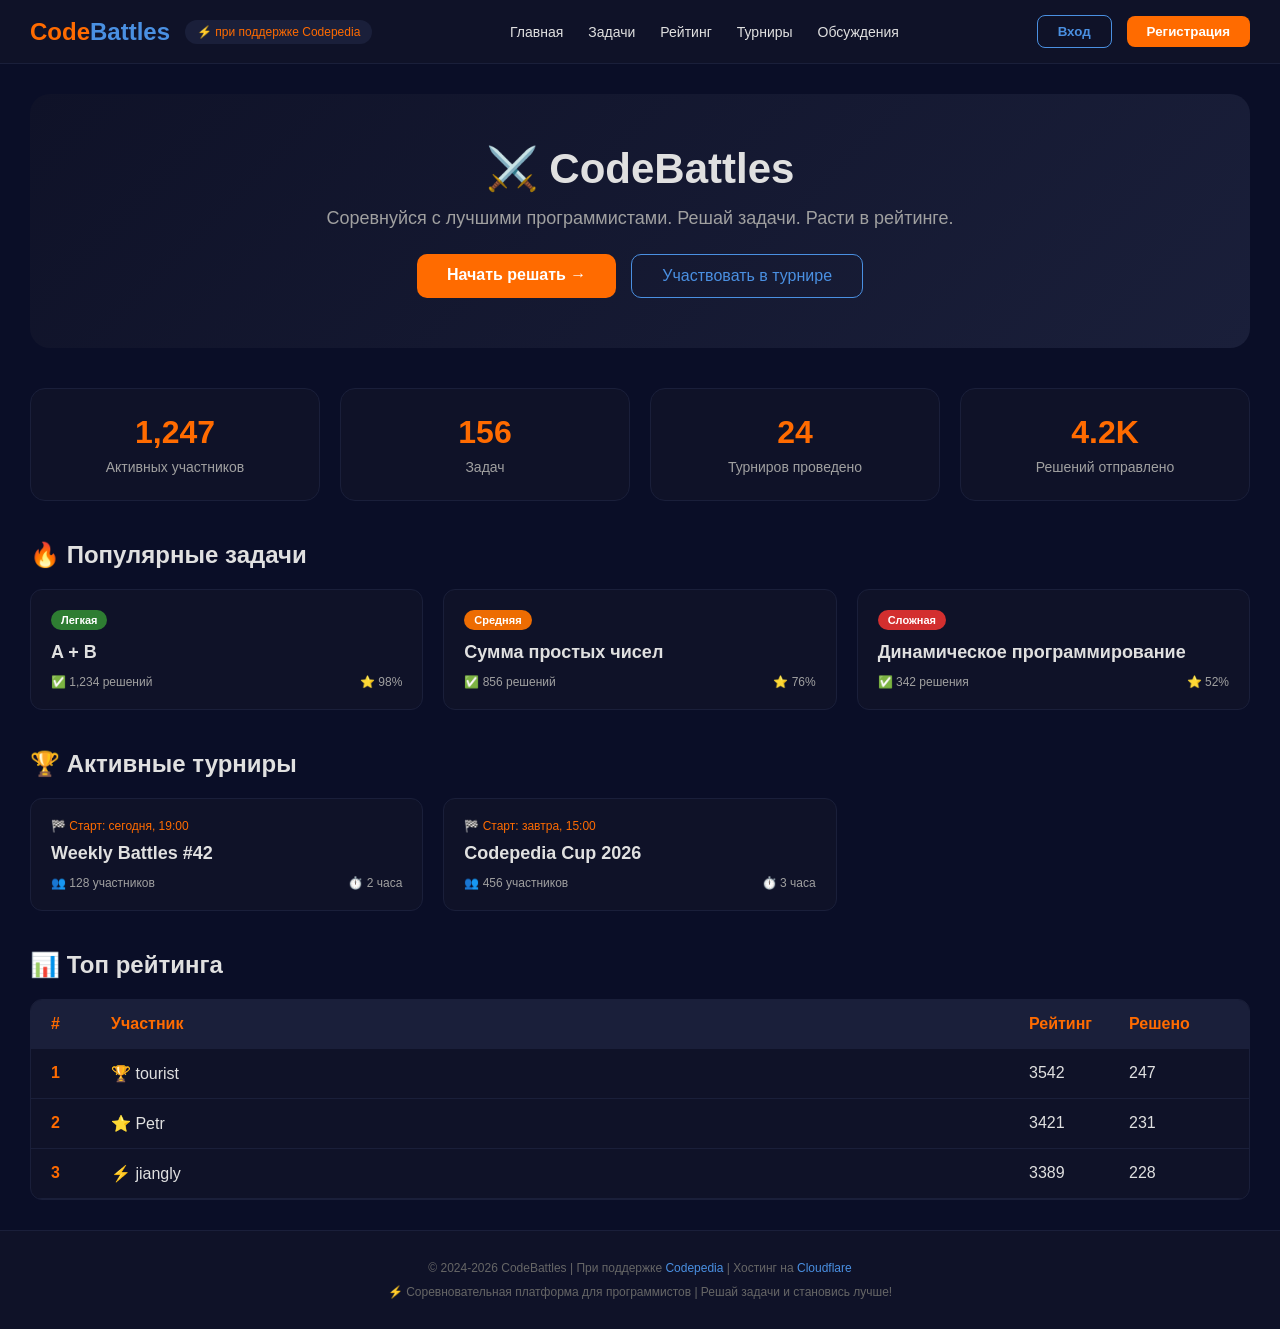
<file: index.html>
<!DOCTYPE html>
<html lang="ru">
<head>
    <meta charset="UTF-8">
    <meta name="viewport" content="width=device-width, initial-scale=1.0">
    <title>CodeBattles — соревнования по программированию</title>
    <link rel="stylesheet" href="style.css">
    <style>
        * {
            margin: 0;
            padding: 0;
            box-sizing: border-box;
        }

        body {
            font-family: -apple-system, BlinkMacSystemFont, 'Segoe UI', 'Roboto', sans-serif;
            background: #0a0e27;
            color: #e0e0e0;
        }

        /* Шапка */
        .header {
            background: #0f1228;
            border-bottom: 1px solid #1a1f3a;
            padding: 15px 30px;
            display: flex;
            justify-content: space-between;
            align-items: center;
            flex-wrap: wrap;
        }

        .logo {
            display: flex;
            align-items: center;
            gap: 15px;
        }

        .logo h1 {
            font-size: 24px;
            color: #ff6b00;
        }

        .logo span {
            color: #4a90e2;
        }

        .codepedia-badge {
            background: #1a1f3a;
            padding: 5px 12px;
            border-radius: 20px;
            font-size: 12px;
            color: #ff6b00;
        }

        .nav-links {
            display: flex;
            gap: 25px;
        }

        .nav-links a {
            color: #e0e0e0;
            text-decoration: none;
            font-size: 14px;
            transition: color 0.2s;
        }

        .nav-links a:hover {
            color: #ff6b00;
        }

        .user-menu {
            display: flex;
            align-items: center;
            gap: 15px;
        }

        .login-btn, .register-btn {
            padding: 8px 20px;
            border-radius: 8px;
            cursor: pointer;
            font-weight: bold;
        }

        .login-btn {
            background: transparent;
            border: 1px solid #4a90e2;
            color: #4a90e2;
        }

        .register-btn {
            background: #ff6b00;
            border: none;
            color: white;
        }

        /* Основной контент */
        .container {
            max-width: 1400px;
            margin: 0 auto;
            padding: 30px;
        }

        /* Герой-секция */
        .hero {
            background: linear-gradient(135deg, #0f1228 0%, #1a1f3a 100%);
            border-radius: 20px;
            padding: 50px;
            margin-bottom: 40px;
            text-align: center;
        }

        .hero h2 {
            font-size: 42px;
            margin-bottom: 15px;
        }

        .hero p {
            font-size: 18px;
            color: #a0a0a0;
            margin-bottom: 25px;
        }

        .hero-buttons {
            display: flex;
            gap: 15px;
            justify-content: center;
        }

        .btn-primary {
            background: #ff6b00;
            color: white;
            padding: 12px 30px;
            border-radius: 10px;
            text-decoration: none;
            font-weight: bold;
        }

        .btn-secondary {
            background: transparent;
            border: 1px solid #4a90e2;
            color: #4a90e2;
            padding: 12px 30px;
            border-radius: 10px;
            text-decoration: none;
        }

        /* Статистика */
        .stats {
            display: grid;
            grid-template-columns: repeat(4, 1fr);
            gap: 20px;
            margin-bottom: 40px;
        }

        .stat-card {
            background: #0f1228;
            border-radius: 15px;
            padding: 25px;
            text-align: center;
            border: 1px solid #1a1f3a;
        }

        .stat-number {
            font-size: 32px;
            font-weight: bold;
            color: #ff6b00;
        }

        .stat-label {
            font-size: 14px;
            color: #a0a0a0;
            margin-top: 8px;
        }

        /* Секции */
        .section-title {
            font-size: 24px;
            margin-bottom: 20px;
            display: flex;
            align-items: center;
            gap: 10px;
        }

        .problems-grid, .contests-grid {
            display: grid;
            grid-template-columns: repeat(auto-fill, minmax(300px, 1fr));
            gap: 20px;
            margin-bottom: 40px;
        }

        .problem-card, .contest-card {
            background: #0f1228;
            border-radius: 12px;
            padding: 20px;
            border: 1px solid #1a1f3a;
            transition: transform 0.2s, border-color 0.2s;
        }

        .problem-card:hover, .contest-card:hover {
            transform: translateY(-2px);
            border-color: #ff6b00;
        }

        .problem-difficulty {
            display: inline-block;
            padding: 4px 10px;
            border-radius: 20px;
            font-size: 11px;
            font-weight: bold;
            margin-bottom: 12px;
        }

        .difficulty-easy { background: #2e7d32; color: #fff; }
        .difficulty-medium { background: #ed6c02; color: #fff; }
        .difficulty-hard { background: #d32f2f; color: #fff; }

        .problem-title {
            font-size: 18px;
            font-weight: bold;
            margin-bottom: 8px;
        }

        .problem-stats {
            font-size: 12px;
            color: #a0a0a0;
            margin-top: 12px;
            display: flex;
            justify-content: space-between;
        }

        .contest-date {
            font-size: 12px;
            color: #ff6b00;
            margin-bottom: 10px;
        }

        /* Подвал */
        .footer {
            background: #0f1228;
            border-top: 1px solid #1a1f3a;
            padding: 30px;
            text-align: center;
            font-size: 12px;
            color: #666;
        }

        .footer a {
            color: #4a90e2;
            text-decoration: none;
        }

        @media (max-width: 768px) {
            .header {
                flex-direction: column;
                gap: 15px;
            }
            .stats {
                grid-template-columns: repeat(2, 1fr);
            }
            .hero h2 {
                font-size: 28px;
            }
        }
    </style>
</head>
<body>
    <div class="header">
        <div class="logo">
            <h1>Code<span style="color:#4a90e2">Battles</span></h1>
            <div class="codepedia-badge">⚡ при поддержке Codepedia</div>
        </div>
        <div class="nav-links">
            <a href="index.html">Главная</a>
            <a href="problems.html">Задачи</a>
            <a href="standings.html">Рейтинг</a>
            <a href="contest.html">Турниры</a>
            <a href="discuss.html">Обсуждения</a>
        </div>
        <div class="user-menu" id="userMenu">
            <button class="login-btn" onclick="window.location.href='#login'">Вход</button>
            <button class="register-btn" onclick="window.location.href='#register'">Регистрация</button>
        </div>
    </div>

    <div class="container">
        <!-- Герой-секция -->
        <div class="hero">
            <h2>⚔️ CodeBattles</h2>
            <p>Соревнуйся с лучшими программистами. Решай задачи. Расти в рейтинге.</p>
            <div class="hero-buttons">
                <a href="problems.html" class="btn-primary">Начать решать →</a>
                <a href="contest.html" class="btn-secondary">Участвовать в турнире</a>
            </div>
        </div>

        <!-- Статистика -->
        <div class="stats">
            <div class="stat-card">
                <div class="stat-number">1,247</div>
                <div class="stat-label">Активных участников</div>
            </div>
            <div class="stat-card">
                <div class="stat-number">156</div>
                <div class="stat-label">Задач</div>
            </div>
            <div class="stat-card">
                <div class="stat-number">24</div>
                <div class="stat-label">Турниров проведено</div>
            </div>
            <div class="stat-card">
                <div class="stat-number">4.2K</div>
                <div class="stat-label">Решений отправлено</div>
            </div>
        </div>

        <!-- Популярные задачи -->
        <h2 class="section-title">🔥 Популярные задачи</h2>
        <div class="problems-grid">
            <div class="problem-card">
                <span class="problem-difficulty difficulty-easy">Легкая</span>
                <div class="problem-title">A + B</div>
                <div class="problem-stats">
                    <span>✅ 1,234 решений</span>
                    <span>⭐ 98%</span>
                </div>
            </div>
            <div class="problem-card">
                <span class="problem-difficulty difficulty-medium">Средняя</span>
                <div class="problem-title">Сумма простых чисел</div>
                <div class="problem-stats">
                    <span>✅ 856 решений</span>
                    <span>⭐ 76%</span>
                </div>
            </div>
            <div class="problem-card">
                <span class="problem-difficulty difficulty-hard">Сложная</span>
                <div class="problem-title">Динамическое программирование</div>
                <div class="problem-stats">
                    <span>✅ 342 решения</span>
                    <span>⭐ 52%</span>
                </div>
            </div>
        </div>

        <!-- Активные турниры -->
        <h2 class="section-title">🏆 Активные турниры</h2>
        <div class="contests-grid">
            <div class="contest-card">
                <div class="contest-date">🏁 Старт: сегодня, 19:00</div>
                <div class="problem-title">Weekly Battles #42</div>
                <div class="problem-stats">
                    <span>👥 128 участников</span>
                    <span>⏱️ 2 часа</span>
                </div>
            </div>
            <div class="contest-card">
                <div class="contest-date">🏁 Старт: завтра, 15:00</div>
                <div class="problem-title">Codepedia Cup 2026</div>
                <div class="problem-stats">
                    <span>👥 456 участников</span>
                    <span>⏱️ 3 часа</span>
                </div>
            </div>
        </div>

        <!-- Топ рейтинга -->
        <h2 class="section-title">📊 Топ рейтинга</h2>
        <style>
            .ranking-table {
                background: #0f1228;
                border-radius: 12px;
                overflow: hidden;
                border: 1px solid #1a1f3a;
            }
            .ranking-row {
                display: grid;
                grid-template-columns: 60px 1fr 100px 100px;
                padding: 15px 20px;
                border-bottom: 1px solid #1a1f3a;
            }
            .ranking-header {
                background: #1a1f3a;
                font-weight: bold;
                color: #ff6b00;
            }
            .ranking-rank {
                font-weight: bold;
                color: #ff6b00;
            }
        </style>
        <div class="ranking-table">
            <div class="ranking-row ranking-header">
                <div>#</div>
                <div>Участник</div>
                <div>Рейтинг</div>
                <div>Решено</div>
            </div>
            <div class="ranking-row">
                <div class="ranking-rank">1</div>
                <div>🏆 tourist</div>
                <div>3542</div>
                <div>247</div>
            </div>
            <div class="ranking-row">
                <div class="ranking-rank">2</div>
                <div>⭐ Petr</div>
                <div>3421</div>
                <div>231</div>
            </div>
            <div class="ranking-row">
                <div class="ranking-rank">3</div>
                <div>⚡ jiangly</div>
                <div>3389</div>
                <div>228</div>
            </div>
        </div>
    </div>

    <div class="footer">
        <p>© 2024-2026 CodeBattles | При поддержке <a href="#">Codepedia</a> | Хостинг на <a href="#">Cloudflare</a></p>
        <p style="margin-top: 10px;">⚡ Соревновательная платформа для программистов | Решай задачи и становись лучше!</p>
    </div>

    <script>
        // Проверка авторизации
        const token = localStorage.getItem('cb_token');
        if (token) {
            const userMenu = document.getElementById('userMenu');
            const username = localStorage.getItem('cb_username');
            userMenu.innerHTML = `
                <span style="color:#4a90e2">👤 ${username}</span>
                <button class="login-btn" onclick="logout()">Выйти</button>
            `;
        }

        function logout() {
            localStorage.removeItem('cb_token');
            localStorage.removeItem('cb_username');
            window.location.reload();
        }
    </script>
</body>
</html>
</file>
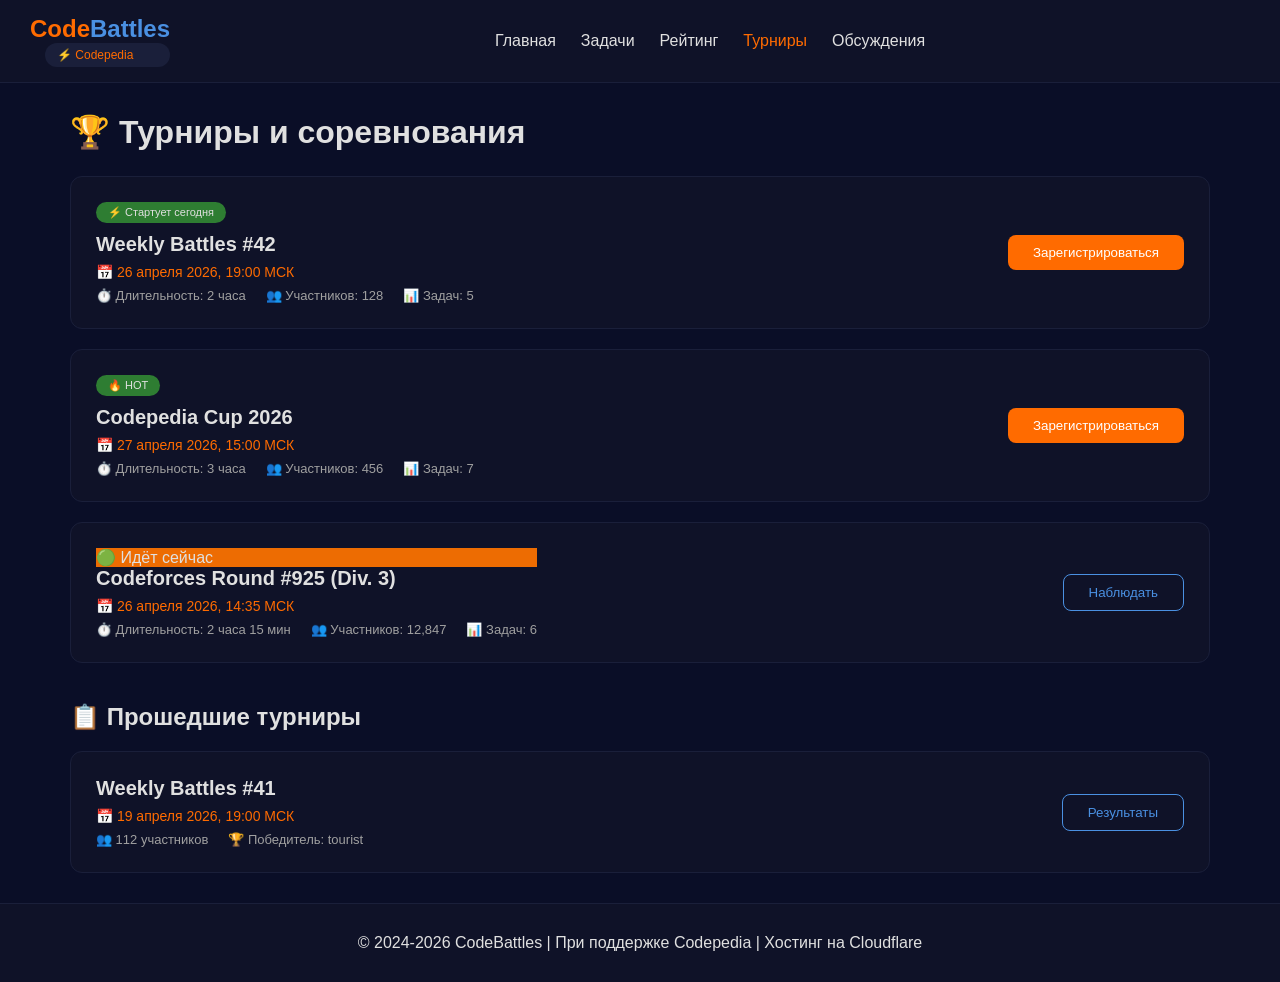
<file: contest.html>
<!DOCTYPE html>
<html lang="ru">
<head>
    <meta charset="UTF-8">
    <meta name="viewport" content="width=device-width, initial-scale=1.0">
    <title>Турниры — CodeBattles</title>
    <link rel="stylesheet" href="style.css">
    <style>
        * { margin: 0; padding: 0; box-sizing: border-box; }
        body { font-family: -apple-system, BlinkMacSystemFont, 'Segoe UI', 'Roboto', sans-serif; background: #0a0e27; color: #e0e0e0; }
        
        .header {
            background: #0f1228;
            border-bottom: 1px solid #1a1f3a;
            padding: 15px 30px;
            display: flex;
            justify-content: space-between;
            align-items: center;
        }
        .logo h1 { font-size: 24px; color: #ff6b00; }
        .nav-links { display: flex; gap: 25px; }
        .nav-links a { color: #e0e0e0; text-decoration: none; }
        .nav-links a.active { color: #ff6b00; }
        
        .container { max-width: 1200px; margin: 0 auto; padding: 30px; }
        
        .contests-list {
            display: flex;
            flex-direction: column;
            gap: 20px;
        }
        
        .contest-card {
            background: #0f1228;
            border-radius: 12px;
            padding: 25px;
            border: 1px solid #1a1f3a;
            display: flex;
            justify-content: space-between;
            align-items: center;
            flex-wrap: wrap;
            gap: 20px;
        }
        
        .contest-info h3 {
            font-size: 20px;
            margin-bottom: 8px;
        }
        
        .contest-date {
            color: #ff6b00;
            font-size: 14px;
            margin-bottom: 8px;
        }
        
        .contest-stats {
            display: flex;
            gap: 20px;
            font-size: 13px;
            color: #a0a0a0;
        }
        
        .contest-actions {
            display: flex;
            gap: 10px;
        }
        
        .btn-register {
            background: #ff6b00;
            color: white;
            border: none;
            padding: 10px 25px;
            border-radius: 8px;
            cursor: pointer;
        }
        
        .btn-spectate {
            background: transparent;
            border: 1px solid #4a90e2;
            color: #4a90e2;
            padding: 10px 25px;
            border-radius: 8px;
            cursor: pointer;
        }
        
        .footer {
            background: #0f1228;
            border-top: 1px solid #1a1f3a;
            padding: 30px;
            text-align: center;
        }
        
        .upcoming-badge {
            background: #2e7d32;
            padding: 4px 12px;
            border-radius: 20px;
            font-size: 11px;
            display: inline-block;
            margin-bottom: 10px;
        }
        
        .ongoing-badge {
            background: #ed6c02;
        }
    </style>
</head>
<body>
    <div class="header">
        <div class="logo">
            <h1>Code<span style="color:#4a90e2">Battles</span></h1>
            <div class="codepedia-badge" style="margin-left: 15px;">⚡ Codepedia</div>
        </div>
        <div class="nav-links">
            <a href="index.html">Главная</a>
            <a href="problems.html">Задачи</a>
            <a href="standings.html">Рейтинг</a>
            <a href="contest.html" class="active">Турниры</a>
            <a href="discuss.html">Обсуждения</a>
        </div>
        <div id="userMenu"></div>
    </div>

    <div class="container">
        <h1 style="margin-bottom: 25px;">🏆 Турниры и соревнования</h1>
        
        <div class="contests-list">
            <div class="contest-card">
                <div class="contest-info">
                    <div class="upcoming-badge">⚡ Стартует сегодня</div>
                    <h3>Weekly Battles #42</h3>
                    <div class="contest-date">📅 26 апреля 2026, 19:00 МСК</div>
                    <div class="contest-stats">
                        <span>⏱️ Длительность: 2 часа</span>
                        <span>👥 Участников: 128</span>
                        <span>📊 Задач: 5</span>
                    </div>
                </div>
                <div class="contest-actions">
                    <button class="btn-register">Зарегистрироваться</button>
                </div>
            </div>
            
            <div class="contest-card">
                <div class="contest-info">
                    <div class="upcoming-badge">🔥 HOT</div>
                    <h3>Codepedia Cup 2026</h3>
                    <div class="contest-date">📅 27 апреля 2026, 15:00 МСК</div>
                    <div class="contest-stats">
                        <span>⏱️ Длительность: 3 часа</span>
                        <span>👥 Участников: 456</span>
                        <span>📊 Задач: 7</span>
                    </div>
                </div>
                <div class="contest-actions">
                    <button class="btn-register">Зарегистрироваться</button>
                </div>
            </div>
            
            <div class="contest-card">
                <div class="contest-info">
                    <div class="ongoing-badge upgoing-badge" style="background:#ed6c02">🟢 Идёт сейчас</div>
                    <h3>Codeforces Round #925 (Div. 3)</h3>
                    <div class="contest-date">📅 26 апреля 2026, 14:35 МСК</div>
                    <div class="contest-stats">
                        <span>⏱️ Длительность: 2 часа 15 мин</span>
                        <span>👥 Участников: 12,847</span>
                        <span>📊 Задач: 6</span>
                    </div>
                </div>
                <div class="contest-actions">
                    <button class="btn-spectate">Наблюдать</button>
                </div>
            </div>
        </div>
        
        <h2 style="margin: 40px 0 20px;">📋 Прошедшие турниры</h2>
        <div class="contests-list">
            <div class="contest-card">
                <div class="contest-info">
                    <h3>Weekly Battles #41</h3>
                    <div class="contest-date">📅 19 апреля 2026, 19:00 МСК</div>
                    <div class="contest-stats">
                        <span>👥 112 участников</span>
                        <span>🏆 Победитель: tourist</span>
                    </div>
                </div>
                <div class="contest-actions">
                    <button class="btn-spectate">Результаты</button>
                </div>
            </div>
        </div>
    </div>

    <div class="footer">
        <p>© 2024-2026 CodeBattles | При поддержке Codepedia | Хостинг на Cloudflare</p>
    </div>
</body>
</html>
</file>
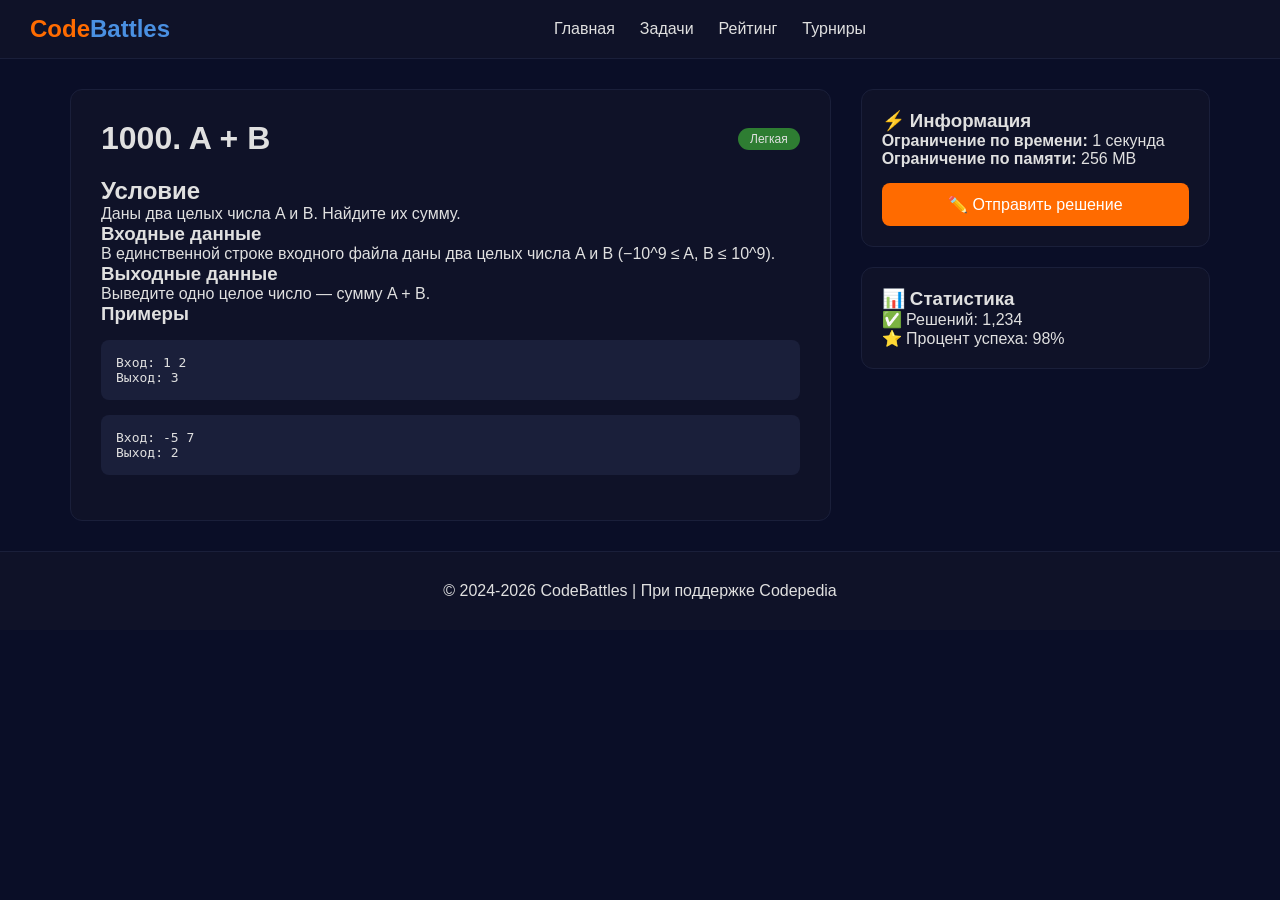
<file: problem.html>
<!DOCTYPE html>
<html lang="ru">
<head>
    <meta charset="UTF-8">
    <meta name="viewport" content="width=device-width, initial-scale=1.0">
    <title>Задача — CodeBattles</title>
    <link rel="stylesheet" href="style.css">
    <style>
        * { margin: 0; padding: 0; box-sizing: border-box; }
        body { font-family: -apple-system, BlinkMacSystemFont, 'Segoe UI', 'Roboto', sans-serif; background: #0a0e27; color: #e0e0e0; }
        
        .header {
            background: #0f1228;
            border-bottom: 1px solid #1a1f3a;
            padding: 15px 30px;
            display: flex;
            justify-content: space-between;
            align-items: center;
        }
        .logo h1 { font-size: 24px; color: #ff6b00; }
        .nav-links { display: flex; gap: 25px; }
        .nav-links a { color: #e0e0e0; text-decoration: none; }
        
        .container { max-width: 1200px; margin: 0 auto; padding: 30px; display: flex; gap: 30px; }
        
        .problem-statement {
            flex: 2;
            background: #0f1228;
            border-radius: 12px;
            padding: 30px;
            border: 1px solid #1a1f3a;
        }
        
        .problem-sidebar {
            flex: 1;
        }
        
        .info-card {
            background: #0f1228;
            border-radius: 12px;
            padding: 20px;
            margin-bottom: 20px;
            border: 1px solid #1a1f3a;
        }
        
        .submit-btn {
            width: 100%;
            background: #ff6b00;
            color: white;
            border: none;
            padding: 12px;
            border-radius: 8px;
            font-size: 16px;
            cursor: pointer;
            margin-top: 15px;
        }
        
        pre {
            background: #1a1f3a;
            padding: 15px;
            border-radius: 8px;
            overflow-x: auto;
            margin: 15px 0;
            font-family: monospace;
        }
        
        .difficulty-badge {
            display: inline-block;
            padding: 4px 12px;
            border-radius: 20px;
            font-size: 12px;
        }
        .difficulty-easy { background: #2e7d32; }
        .difficulty-medium { background: #ed6c02; }
        .difficulty-hard { background: #d32f2f; }
        
        .footer {
            background: #0f1228;
            border-top: 1px solid #1a1f3a;
            padding: 30px;
            text-align: center;
        }
        
        @media (max-width: 768px) {
            .container { flex-direction: column; }
        }
    </style>
</head>
<body>
    <div class="header">
        <div class="logo">
            <h1>Code<span style="color:#4a90e2">Battles</span></h1>
        </div>
        <div class="nav-links">
            <a href="index.html">Главная</a>
            <a href="problems.html">Задачи</a>
            <a href="standings.html">Рейтинг</a>
            <a href="contest.html">Турниры</a>
        </div>
        <div id="userMenu"></div>
    </div>

    <div class="container" id="app">
        <!-- Загружается динамически -->
        <div style="text-align: center; padding: 50px;">Загрузка задачи...</div>
    </div>

    <div class="footer">
        <p>© 2024-2026 CodeBattles | При поддержке Codepedia</p>
    </div>

    <script>
        const urlParams = new URLSearchParams(window.location.search);
        const problemId = urlParams.get('id') || '1000';
        
        const problems = {
            '1000': {
                id: '1000',
                name: 'A + B',
                difficulty: 'easy',
                timeLimit: '1 секунда',
                memoryLimit: '256 MB',
                statement: `
                    <h2>Условие</h2>
                    <p>Даны два целых числа A и B. Найдите их сумму.</p>
                    <h3>Входные данные</h3>
                    <p>В единственной строке входного файла даны два целых числа A и B (−10^9 ≤ A, B ≤ 10^9).</p>
                    <h3>Выходные данные</h3>
                    <p>Выведите одно целое число — сумму A + B.</p>
                    <h3>Примеры</h3>
                    <pre>Вход: 1 2\nВыход: 3</pre>
                    <pre>Вход: -5 7\nВыход: 2</pre>
                `,
                sampleSolution: `#include <iostream>\nusing namespace std;\nint main() {\n    int a, b;\n    cin >> a >> b;\n    cout << a + b << endl;\n    return 0;\n}`
            },
            '1100': {
                id: '1100',
                name: 'Простое число',
                difficulty: 'easy',
                statement: `<h2>Условие</h2><p>Проверить, является ли число простым.</p>`
            }
        };
        
        const problem = problems[problemId] || problems['1000'];
        
        document.getElementById('app').innerHTML = `
            <div class="problem-statement">
                <div style="display: flex; justify-content: space-between; align-items: center; margin-bottom: 20px;">
                    <h1>${problem.id}. ${problem.name}</h1>
                    <span class="difficulty-badge difficulty-${problem.difficulty}">
                        ${problem.difficulty === 'easy' ? 'Легкая' : problem.difficulty === 'medium' ? 'Средняя' : 'Сложная'}
                    </span>
                </div>
                ${problem.statement}
            </div>
            <div class="problem-sidebar">
                <div class="info-card">
                    <h3>⚡ Информация</h3>
                    <p><strong>Ограничение по времени:</strong> ${problem.timeLimit || '2 секунды'}</p>
                    <p><strong>Ограничение по памяти:</strong> ${problem.memoryLimit || '256 MB'}</p>
                    <button class="submit-btn" onclick="window.location.href='submit.html?id=${problem.id}'">✏️ Отправить решение</button>
                </div>
                <div class="info-card">
                    <h3>📊 Статистика</h3>
                    <p>✅ Решений: 1,234</p>
                    <p>⭐ Процент успеха: 98%</p>
                </div>
            </div>
        `;
    </script>
</body>
</html>
</file>
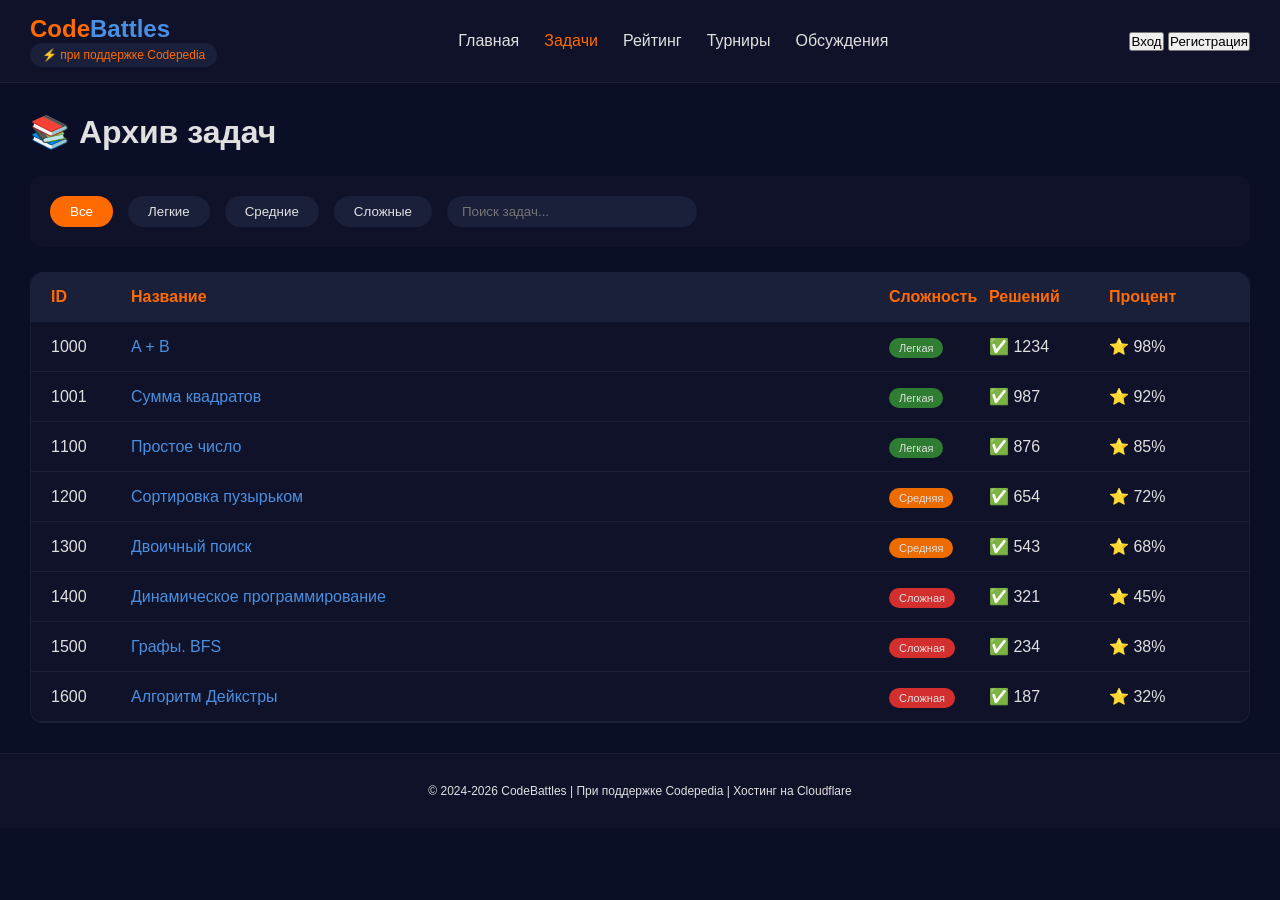
<file: problems.html>
<!DOCTYPE html>
<html lang="ru">
<head>
    <meta charset="UTF-8">
    <meta name="viewport" content="width=device-width, initial-scale=1.0">
    <title>Задачи — CodeBattles</title>
    <link rel="stylesheet" href="style.css">
    <style>
        * { margin: 0; padding: 0; box-sizing: border-box; }
        body { font-family: -apple-system, BlinkMacSystemFont, 'Segoe UI', 'Roboto', sans-serif; background: #0a0e27; color: #e0e0e0; }
        
        .header {
            background: #0f1228;
            border-bottom: 1px solid #1a1f3a;
            padding: 15px 30px;
            display: flex;
            justify-content: space-between;
            align-items: center;
            flex-wrap: wrap;
        }
        .logo h1 { font-size: 24px; color: #ff6b00; }
        .codepedia-badge { background: #1a1f3a; padding: 5px 12px; border-radius: 20px; font-size: 12px; }
        .nav-links { display: flex; gap: 25px; }
        .nav-links a { color: #e0e0e0; text-decoration: none; }
        .nav-links a:hover, .nav-links a.active { color: #ff6b00; }
        
        .container { max-width: 1400px; margin: 0 auto; padding: 30px; }
        
        .filters {
            background: #0f1228;
            border-radius: 12px;
            padding: 20px;
            margin-bottom: 25px;
            display: flex;
            gap: 15px;
            flex-wrap: wrap;
            align-items: center;
        }
        .filter-btn {
            background: #1a1f3a;
            border: none;
            padding: 8px 20px;
            border-radius: 20px;
            color: #e0e0e0;
            cursor: pointer;
        }
        .filter-btn.active {
            background: #ff6b00;
            color: white;
        }
        .search-input {
            background: #1a1f3a;
            border: none;
            padding: 8px 15px;
            border-radius: 20px;
            color: white;
            width: 250px;
        }
        
        .problems-table {
            background: #0f1228;
            border-radius: 12px;
            overflow: hidden;
            border: 1px solid #1a1f3a;
        }
        .table-row {
            display: grid;
            grid-template-columns: 80px 1fr 100px 120px 120px;
            padding: 15px 20px;
            border-bottom: 1px solid #1a1f3a;
            align-items: center;
        }
        .table-header {
            background: #1a1f3a;
            font-weight: bold;
            color: #ff6b00;
        }
        .problem-link {
            color: #4a90e2;
            text-decoration: none;
        }
        .problem-link:hover {
            color: #ff6b00;
        }
        .difficulty-badge {
            padding: 4px 10px;
            border-radius: 20px;
            font-size: 11px;
            width: fit-content;
        }
        .footer {
            background: #0f1228;
            border-top: 1px solid #1a1f3a;
            padding: 30px;
            text-align: center;
            font-size: 12px;
        }
    </style>
</head>
<body>
    <div class="header">
        <div class="logo">
            <h1>Code<span style="color:#4a90e2">Battles</span></h1>
            <div class="codepedia-badge">⚡ при поддержке Codepedia</div>
        </div>
        <div class="nav-links">
            <a href="index.html">Главная</a>
            <a href="problems.html" class="active">Задачи</a>
            <a href="standings.html">Рейтинг</a>
            <a href="contest.html">Турниры</a>
            <a href="discuss.html">Обсуждения</a>
        </div>
        <div class="user-menu" id="userMenu">
            <button class="login-btn" onclick="window.location.href='#login'">Вход</button>
            <button class="register-btn" onclick="window.location.href='#register'">Регистрация</button>
        </div>
    </div>

    <div class="container">
        <h1 style="margin-bottom: 25px;">📚 Архив задач</h1>
        
        <div class="filters">
            <button class="filter-btn active" data-difficulty="all">Все</button>
            <button class="filter-btn" data-difficulty="easy">Легкие</button>
            <button class="filter-btn" data-difficulty="medium">Средние</button>
            <button class="filter-btn" data-difficulty="hard">Сложные</button>
            <input type="text" class="search-input" placeholder="Поиск задач..." id="searchInput">
        </div>
        
        <div class="problems-table" id="problemsTable">
            <div class="table-row table-header">
                <div>ID</div>
                <div>Название</div>
                <div>Сложность</div>
                <div>Решений</div>
                <div>Процент</div>
            </div>
        </div>
    </div>
    
    <div class="footer">
        <p>© 2024-2026 CodeBattles | При поддержке Codepedia | Хостинг на Cloudflare</p>
    </div>

    <script>
        const problems = [
            { id: "1000", name: "A + B", difficulty: "easy", solves: 1234, percent: 98 },
            { id: "1001", name: "Сумма квадратов", difficulty: "easy", solves: 987, percent: 92 },
            { id: "1100", name: "Простое число", difficulty: "easy", solves: 876, percent: 85 },
            { id: "1200", name: "Сортировка пузырьком", difficulty: "medium", solves: 654, percent: 72 },
            { id: "1300", name: "Двоичный поиск", difficulty: "medium", solves: 543, percent: 68 },
            { id: "1400", name: "Динамическое программирование", difficulty: "hard", solves: 321, percent: 45 },
            { id: "1500", name: "Графы. BFS", difficulty: "hard", solves: 234, percent: 38 },
            { id: "1600", name: "Алгоритм Дейкстры", difficulty: "hard", solves: 187, percent: 32 }
        ];
        
        function getDifficultyClass(diff) {
            if (diff === 'easy') return 'difficulty-easy';
            if (diff === 'medium') return 'difficulty-medium';
            return 'difficulty-hard';
        }
        
        function getDifficultyText(diff) {
            if (diff === 'easy') return 'Легкая';
            if (diff === 'medium') return 'Средняя';
            return 'Сложная';
        }
        
        function renderProblems(filter = 'all', search = '') {
            const filtered = problems.filter(p => {
                const matchDifficulty = filter === 'all' || p.difficulty === filter;
                const matchSearch = p.name.toLowerCase().includes(search.toLowerCase()) || p.id.includes(search);
                return matchDifficulty && matchSearch;
            });
            
            const html = filtered.map(p => `
                <div class="table-row">
                    <div>${p.id}</div>
                    <div><a href="problem.html?id=${p.id}" class="problem-link">${p.name}</a></div>
                    <div><span class="difficulty-badge ${getDifficultyClass(p.difficulty)}">${getDifficultyText(p.difficulty)}</span></div>
                    <div>✅ ${p.solves}</div>
                    <div>⭐ ${p.percent}%</div>
                </div>
            `).join('');
            
            document.getElementById('problemsTable').innerHTML = `
                <div class="table-row table-header">
                    <div>ID</div>
                    <div>Название</div>
                    <div>Сложность</div>
                    <div>Решений</div>
                    <div>Процент</div>
                </div>
                ${html || '<div class="table-row" style="text-align:center">Задачи не найдены</div>'}
            `;
        }
        
        // Фильтры
        let currentFilter = 'all';
        document.querySelectorAll('.filter-btn').forEach(btn => {
            btn.addEventListener('click', () => {
                document.querySelectorAll('.filter-btn').forEach(b => b.classList.remove('active'));
                btn.classList.add('active');
                currentFilter = btn.dataset.difficulty;
                renderProblems(currentFilter, document.getElementById('searchInput').value);
            });
        });
        
        document.getElementById('searchInput').addEventListener('input', (e) => {
            renderProblems(currentFilter, e.target.value);
        });
        
        renderProblems();
    </script>
</body>
</html>
</file>
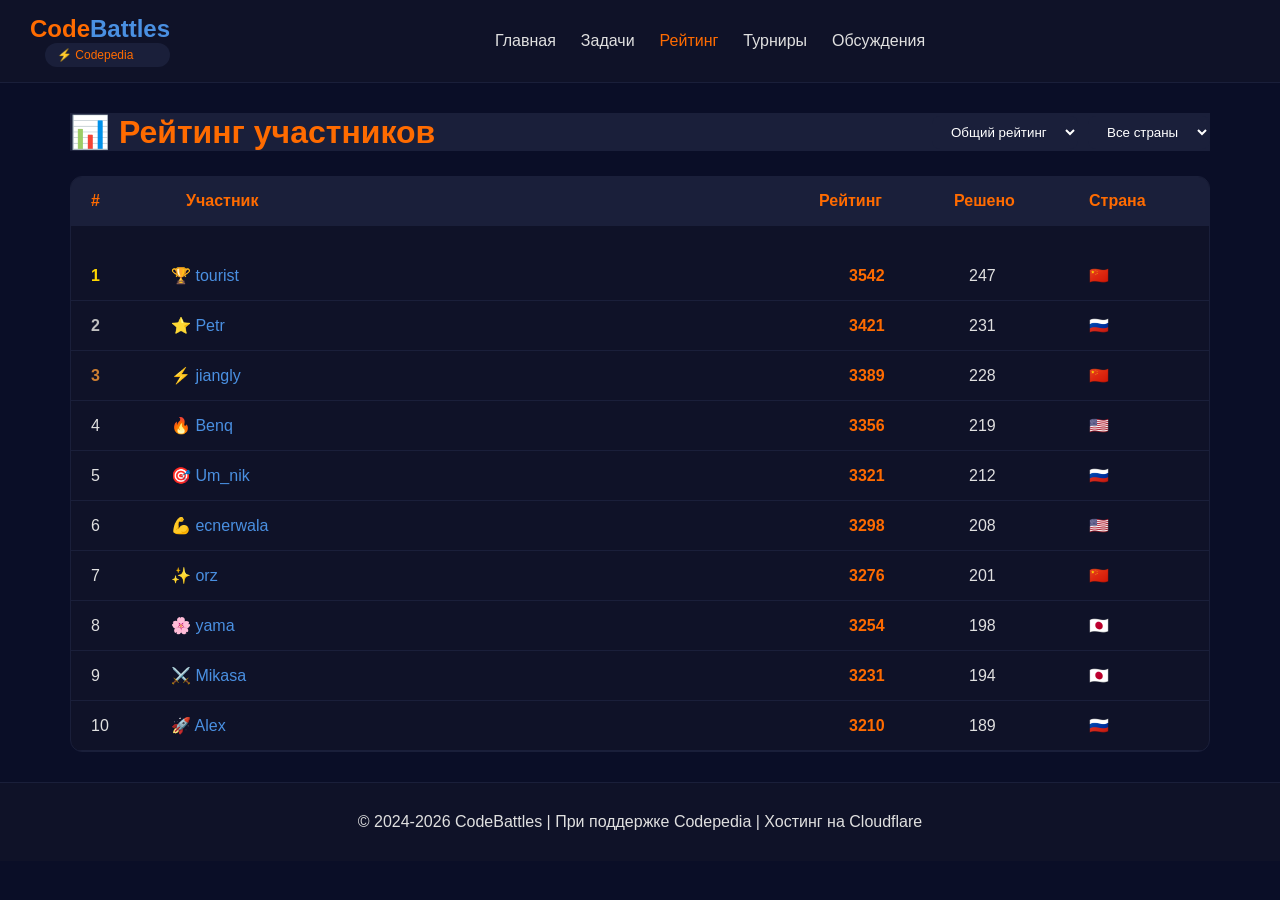
<file: standings.html>
<!DOCTYPE html>
<html lang="ru">
<head>
    <meta charset="UTF-8">
    <meta name="viewport" content="width=device-width, initial-scale=1.0">
    <title>Рейтинг — CodeBattles</title>
    <link rel="stylesheet" href="style.css">
    <style>
        * { margin: 0; padding: 0; box-sizing: border-box; }
        body { font-family: -apple-system, BlinkMacSystemFont, 'Segoe UI', 'Roboto', sans-serif; background: #0a0e27; color: #e0e0e0; }
        
        .header {
            background: #0f1228;
            border-bottom: 1px solid #1a1f3a;
            padding: 15px 30px;
            display: flex;
            justify-content: space-between;
            align-items: center;
        }
        .logo h1 { font-size: 24px; color: #ff6b00; }
        .nav-links { display: flex; gap: 25px; }
        .nav-links a { color: #e0e0e0; text-decoration: none; }
        .nav-links a.active { color: #ff6b00; }
        
        .container { max-width: 1200px; margin: 0 auto; padding: 30px; }
        
        .ranking-header {
            display: flex;
            justify-content: space-between;
            align-items: center;
            margin-bottom: 25px;
            flex-wrap: wrap;
            gap: 15px;
        }
        
        .rating-filter {
            display: flex;
            gap: 10px;
        }
        
        .rating-filter select {
            background: #1a1f3a;
            border: none;
            padding: 8px 15px;
            border-radius: 8px;
            color: white;
        }
        
        .ranking-table {
            background: #0f1228;
            border-radius: 12px;
            overflow: hidden;
            border: 1px solid #1a1f3a;
        }
        
        .ranking-row {
            display: grid;
            grid-template-columns: 80px 1fr 120px 120px 100px;
            padding: 15px 20px;
            border-bottom: 1px solid #1a1f3a;
            align-items: center;
        }
        
        .ranking-header {
            background: #1a1f3a;
            font-weight: bold;
            color: #ff6b00;
        }
        
        .rank-1 { color: #ffd700; font-weight: bold; }
        .rank-2 { color: #c0c0c0; font-weight: bold; }
        .rank-3 { color: #cd7f32; font-weight: bold; }
        
        .user-link {
            color: #4a90e2;
            text-decoration: none;
        }
        
        .footer {
            background: #0f1228;
            border-top: 1px solid #1a1f3a;
            padding: 30px;
            text-align: center;
        }
        
        @media (max-width: 768px) {
            .ranking-row {
                grid-template-columns: 60px 1fr 80px 80px 70px;
                font-size: 12px;
            }
        }
    </style>
</head>
<body>
    <div class="header">
        <div class="logo">
            <h1>Code<span style="color:#4a90e2">Battles</span></h1>
            <div class="codepedia-badge" style="margin-left: 15px;">⚡ Codepedia</div>
        </div>
        <div class="nav-links">
            <a href="index.html">Главная</a>
            <a href="problems.html">Задачи</a>
            <a href="standings.html" class="active">Рейтинг</a>
            <a href="contest.html">Турниры</a>
            <a href="discuss.html">Обсуждения</a>
        </div>
        <div id="userMenu"></div>
    </div>

    <div class="container">
        <div class="ranking-header">
            <h1>📊 Рейтинг участников</h1>
            <div class="rating-filter">
                <select id="ratingType">
                    <option value="overall">Общий рейтинг</option>
                    <option value="monthly">За месяц</option>
                    <option value="weekly">За неделю</option>
                </select>
                <select id="countryFilter">
                    <option value="all">Все страны</option>
                    <option value="ru">Россия</option>
                    <option value="us">США</option>
                    <option value="cn">Китай</option>
                    <option value="jp">Япония</option>
                </select>
            </div>
        </div>
        
        <div class="ranking-table" id="rankingTable">
            <div class="ranking-row ranking-header">
                <div>#</div>
                <div>Участник</div>
                <div>Рейтинг</div>
                <div>Решено</div>
                <div>Страна</div>
            </div>
        </div>
    </div>

    <div class="footer">
        <p>© 2024-2026 CodeBattles | При поддержке Codepedia | Хостинг на Cloudflare</p>
    </div>

    <script>
        const users = [
            { rank: 1, name: "tourist", rating: 3542, solved: 247, country: "cn", avatar: "🏆" },
            { rank: 2, name: "Petr", rating: 3421, solved: 231, country: "ru", avatar: "⭐" },
            { rank: 3, name: "jiangly", rating: 3389, solved: 228, country: "cn", avatar: "⚡" },
            { rank: 4, name: "Benq", rating: 3356, solved: 219, country: "us", avatar: "🔥" },
            { rank: 5, name: "Um_nik", rating: 3321, solved: 212, country: "ru", avatar: "🎯" },
            { rank: 6, name: "ecnerwala", rating: 3298, solved: 208, country: "us", avatar: "💪" },
            { rank: 7, name: "orz", rating: 3276, solved: 201, country: "cn", avatar: "✨" },
            { rank: 8, name: "yama", rating: 3254, solved: 198, country: "jp", avatar: "🌸" },
            { rank: 9, name: "Mikasa", rating: 3231, solved: 194, country: "jp", avatar: "⚔️" },
            { rank: 10, name: "Alex", rating: 3210, solved: 189, country: "ru", avatar: "🚀" }
        ];
        
        function getRankClass(rank) {
            if (rank === 1) return 'rank-1';
            if (rank === 2) return 'rank-2';
            if (rank === 3) return 'rank-3';
            return '';
        }
        
        function getCountryFlag(country) {
            const flags = { ru: "🇷🇺", us: "🇺🇸", cn: "🇨🇳", jp: "🇯🇵" };
            return flags[country] || "🌍";
        }
        
        function renderRanking() {
            const ratingType = document.getElementById('ratingType').value;
            const countryFilter = document.getElementById('countryFilter').value;
            
            let filtered = [...users];
            if (countryFilter !== 'all') {
                filtered = filtered.filter(u => u.country === countryFilter);
            }
            
            const html = filtered.map(user => `
                <div class="ranking-row">
                    <div class="${getRankClass(user.rank)}">${user.rank}</div>
                    <div><a href="profile.html?user=${user.name}" class="user-link">${user.avatar} ${user.name}</a></div>
                    <div style="font-weight: bold; color: #ff6b00;">${user.rating}</div>
                    <div>${user.solved}</div>
                    <div>${getCountryFlag(user.country)}</div>
                </div>
            `).join('');
            
            document.getElementById('rankingTable').innerHTML = `
                <div class="ranking-row ranking-header">
                    <div>#</div>
                    <div>Участник</div>
                    <div>Рейтинг</div>
                    <div>Решено</div>
                    <div>Страна</div>
                </div>
                ${html}
            `;
        }
        
        document.getElementById('ratingType').addEventListener('change', renderRanking);
        document.getElementById('countryFilter').addEventListener('change', renderRanking);
        
        renderRanking();
    </script>
</body>
</html>
</file>
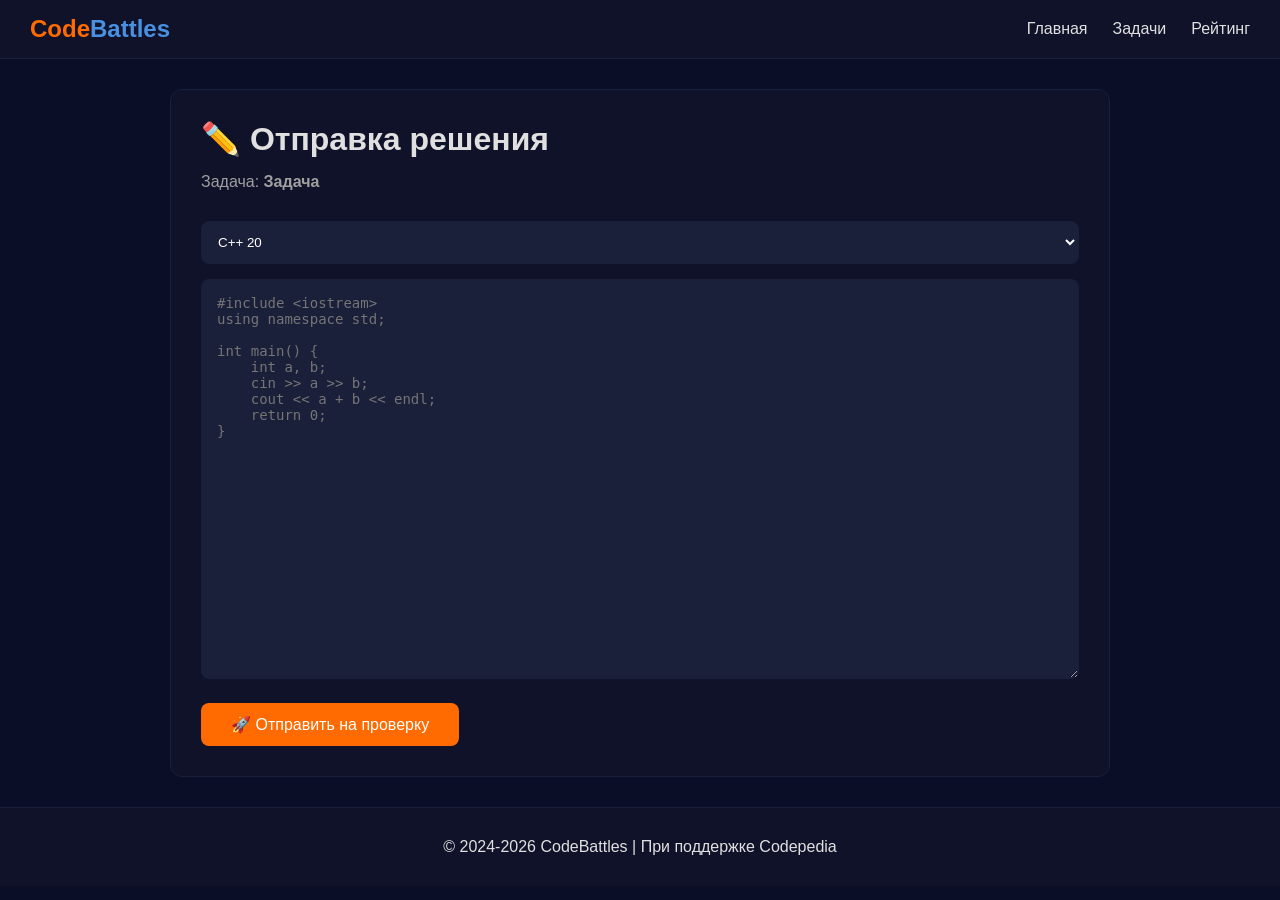
<file: submit.html>
<!DOCTYPE html>
<html lang="ru">
<head>
    <meta charset="UTF-8">
    <meta name="viewport" content="width=device-width, initial-scale=1.0">
    <title>Отправка решения — CodeBattles</title>
    <link rel="stylesheet" href="style.css">
    <style>
        * { margin: 0; padding: 0; box-sizing: border-box; }
        body { font-family: -apple-system, BlinkMacSystemFont, 'Segoe UI', 'Roboto', sans-serif; background: #0a0e27; color: #e0e0e0; }
        
        .header {
            background: #0f1228;
            border-bottom: 1px solid #1a1f3a;
            padding: 15px 30px;
            display: flex;
            justify-content: space-between;
            align-items: center;
        }
        .logo h1 { font-size: 24px; color: #ff6b00; }
        .nav-links { display: flex; gap: 25px; }
        .nav-links a { color: #e0e0e0; text-decoration: none; }
        
        .container { max-width: 1000px; margin: 0 auto; padding: 30px; }
        
        .submit-card {
            background: #0f1228;
            border-radius: 12px;
            padding: 30px;
            border: 1px solid #1a1f3a;
        }
        
        .language-select {
            width: 100%;
            padding: 12px;
            background: #1a1f3a;
            border: 1px solid #1a1f3a;
            border-radius: 8px;
            color: white;
            margin: 15px 0;
        }
        
        .code-editor {
            width: 100%;
            min-height: 400px;
            background: #1a1f3a;
            border: 1px solid #1a1f3a;
            border-radius: 8px;
            padding: 15px;
            color: #e0e0e0;
            font-family: 'Consolas', monospace;
            font-size: 14px;
            resize: vertical;
        }
        
        .submit-btn {
            background: #ff6b00;
            color: white;
            border: none;
            padding: 12px 30px;
            border-radius: 8px;
            font-size: 16px;
            cursor: pointer;
            margin-top: 20px;
        }
        
        .footer {
            background: #0f1228;
            border-top: 1px solid #1a1f3a;
            padding: 30px;
            text-align: center;
        }
    </style>
</head>
<body>
    <div class="header">
        <div class="logo">
            <h1>Code<span style="color:#4a90e2">Battles</span></h1>
        </div>
        <div class="nav-links">
            <a href="index.html">Главная</a>
            <a href="problems.html">Задачи</a>
            <a href="standings.html">Рейтинг</a>
        </div>
    </div>

    <div class="container">
        <div class="submit-card">
            <h1>✏️ Отправка решения</h1>
            <p style="margin: 15px 0; color: #a0a0a0;">Задача: <strong id="problemName">Загрузка...</strong></p>
            
            <select class="language-select" id="language">
                <option value="cpp">C++ 20</option>
                <option value="python">Python 3.11</option>
                <option value="java">Java 21</option>
                <option value="go">Go 1.21</option>
                <option value="rust">Rust 2024</option>
                <option value="javascript">JavaScript (Node.js)</option>
            </select>
            
            <textarea class="code-editor" id="code" placeholder="#include <iostream>
using namespace std;

int main() {
    int a, b;
    cin >> a >> b;
    cout << a + b << endl;
    return 0;
}"></textarea>
            
            <button class="submit-btn" onclick="submitSolution()">🚀 Отправить на проверку</button>
        </div>
    </div>

    <div class="footer">
        <p>© 2024-2026 CodeBattles | При поддержке Codepedia</p>
    </div>

    <script>
        const urlParams = new URLSearchParams(window.location.search);
        const problemId = urlParams.get('id');
        
        document.getElementById('problemName').textContent = problemId === '1000' ? 'A + B' : problemId || 'Задача';
        
        function submitSolution() {
            const language = document.getElementById('language').value;
            const code = document.getElementById('code').value;
            
            if (!code.trim()) {
                alert('Введите код решения');
                return;
            }
            
            alert(`Решение отправлено!\nЯзык: ${language}\nЗадача: ${problemId}\nОжидайте проверки...`);
            // Здесь будет отправка на сервер
        }
    </script>
</body>
</html>
</file>
<file: style.css>
/* Дополнительные стили для CodeBattles */

.codepedia-badge {
    background: #1a1f3a;
    padding: 5px 12px;
    border-radius: 20px;
    font-size: 12px;
    color: #ff6b00;
}

.btn-primary {
    background: #ff6b00;
    color: white;
    padding: 12px 30px;
    border-radius: 10px;
    text-decoration: none;
    font-weight: bold;
    display: inline-block;
    border: none;
    cursor: pointer;
}

.btn-primary:hover {
    background: #ff8533;
}

.btn-secondary {
    background: transparent;
    border: 1px solid #4a90e2;
    color: #4a90e2;
    padding: 12px 30px;
    border-radius: 10px;
    text-decoration: none;
    cursor: pointer;
}

.difficulty-easy { background: #2e7d32; padding: 4px 12px; border-radius: 20px; font-size: 12px; }
.difficulty-medium { background: #ed6c02; padding: 4px 12px; border-radius: 20px; font-size: 12px; }
.difficulty-hard { background: #d32f2f; padding: 4px 12px; border-radius: 20px; font-size: 12px; }

.problem-link {
    color: #4a90e2;
    text-decoration: none;
}

.problem-link:hover {
    color: #ff6b00;
}
</file>
